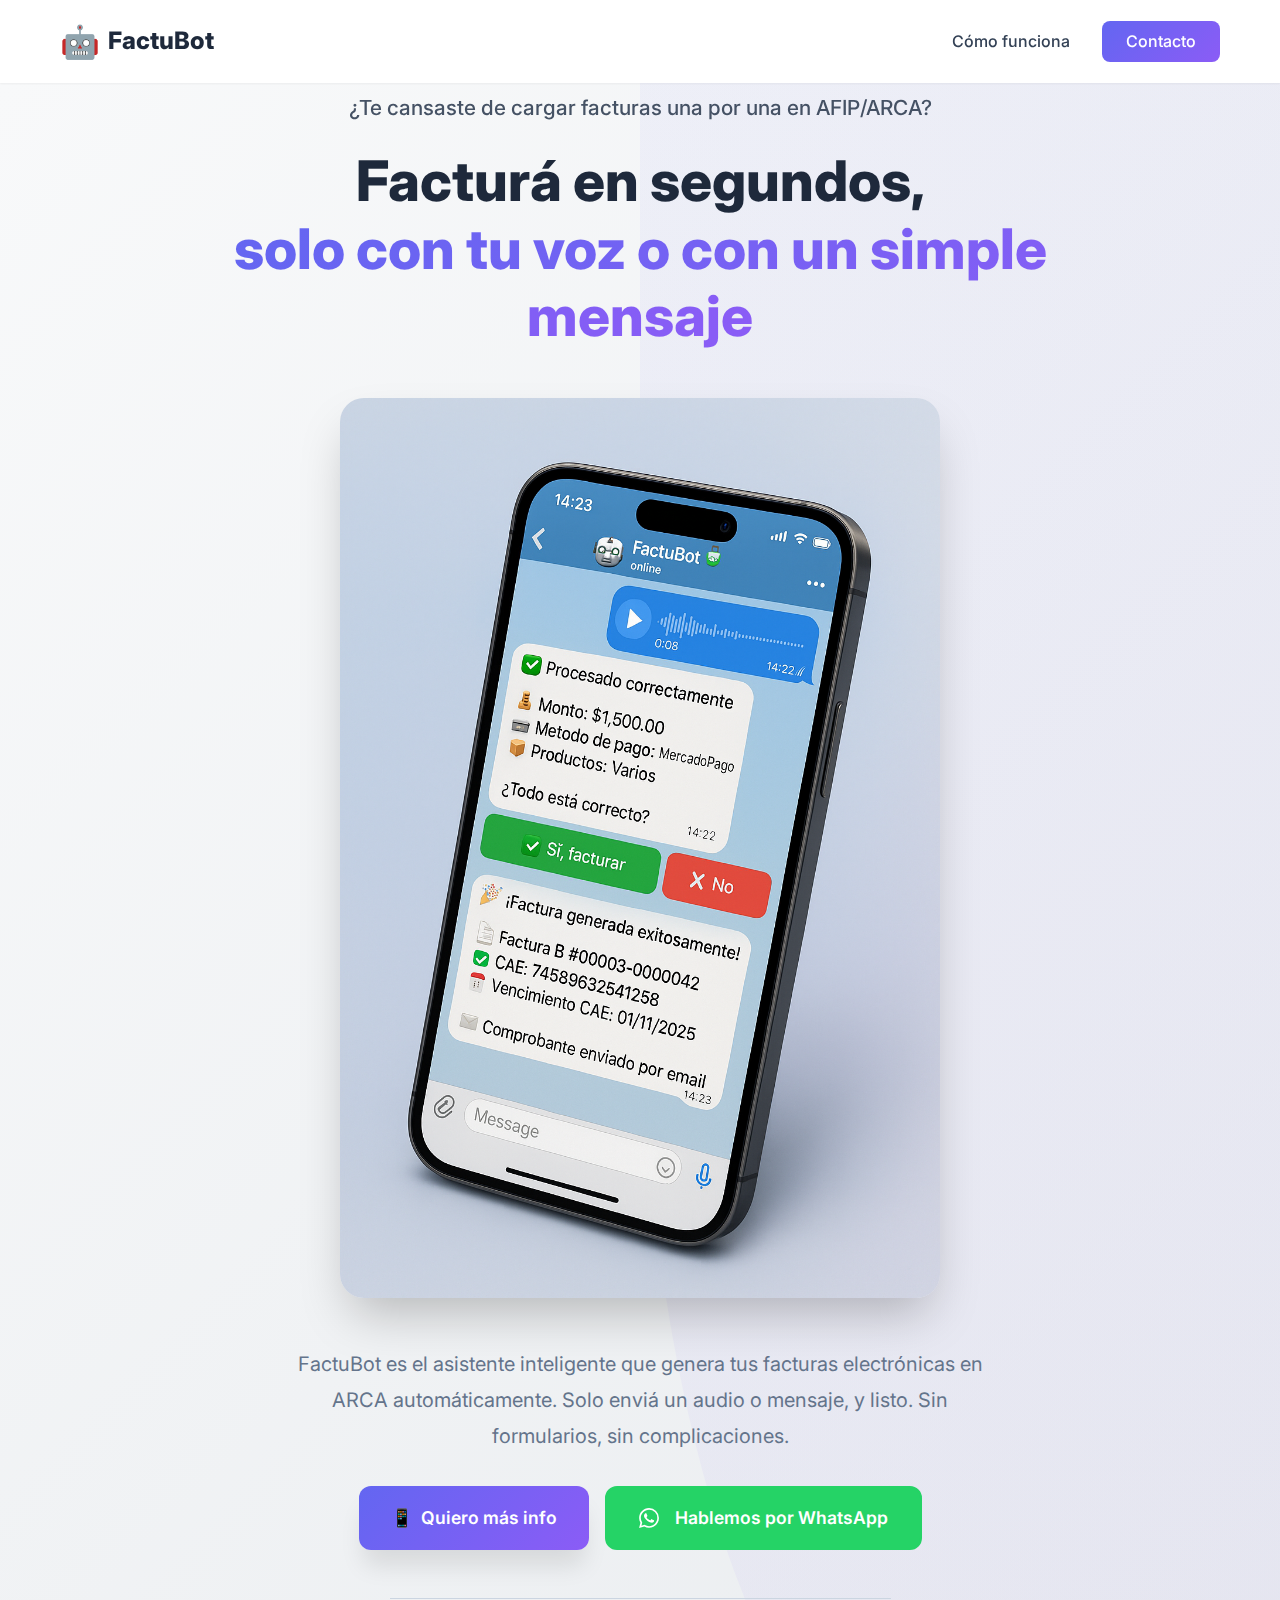
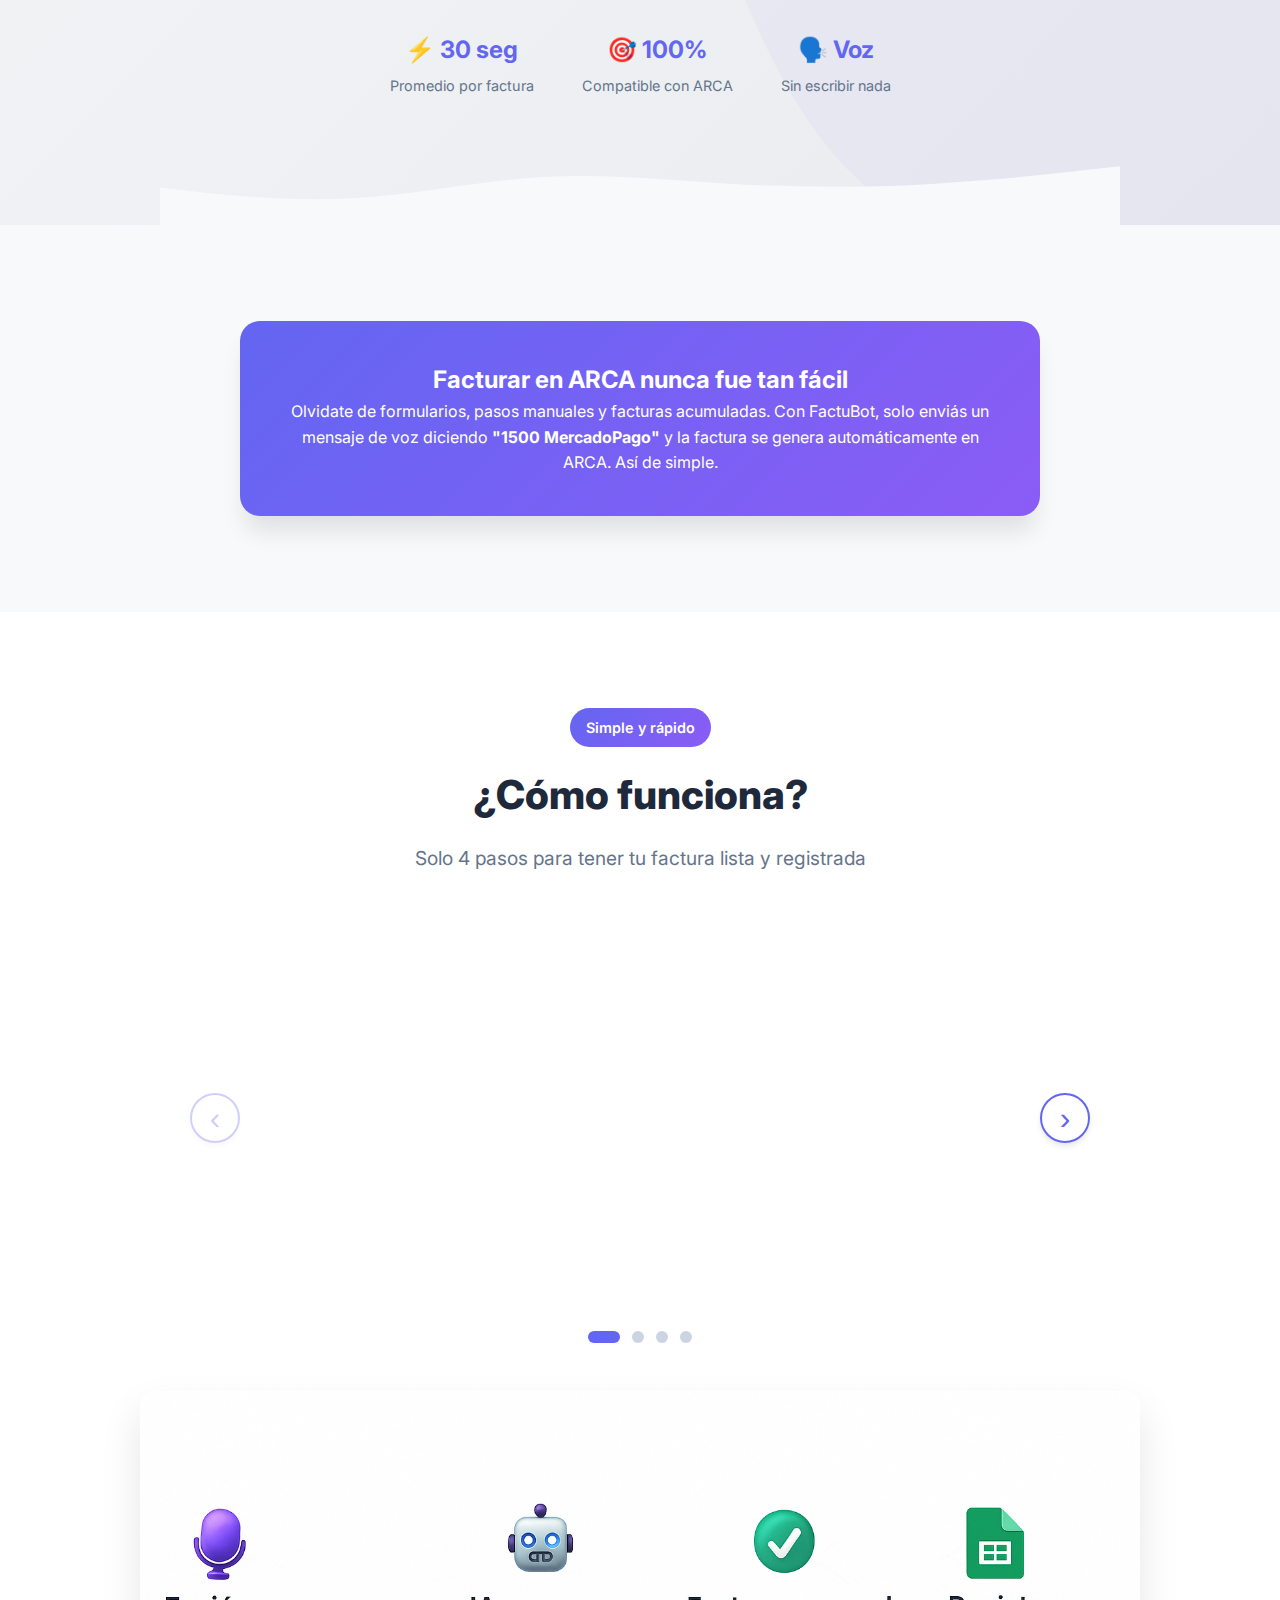
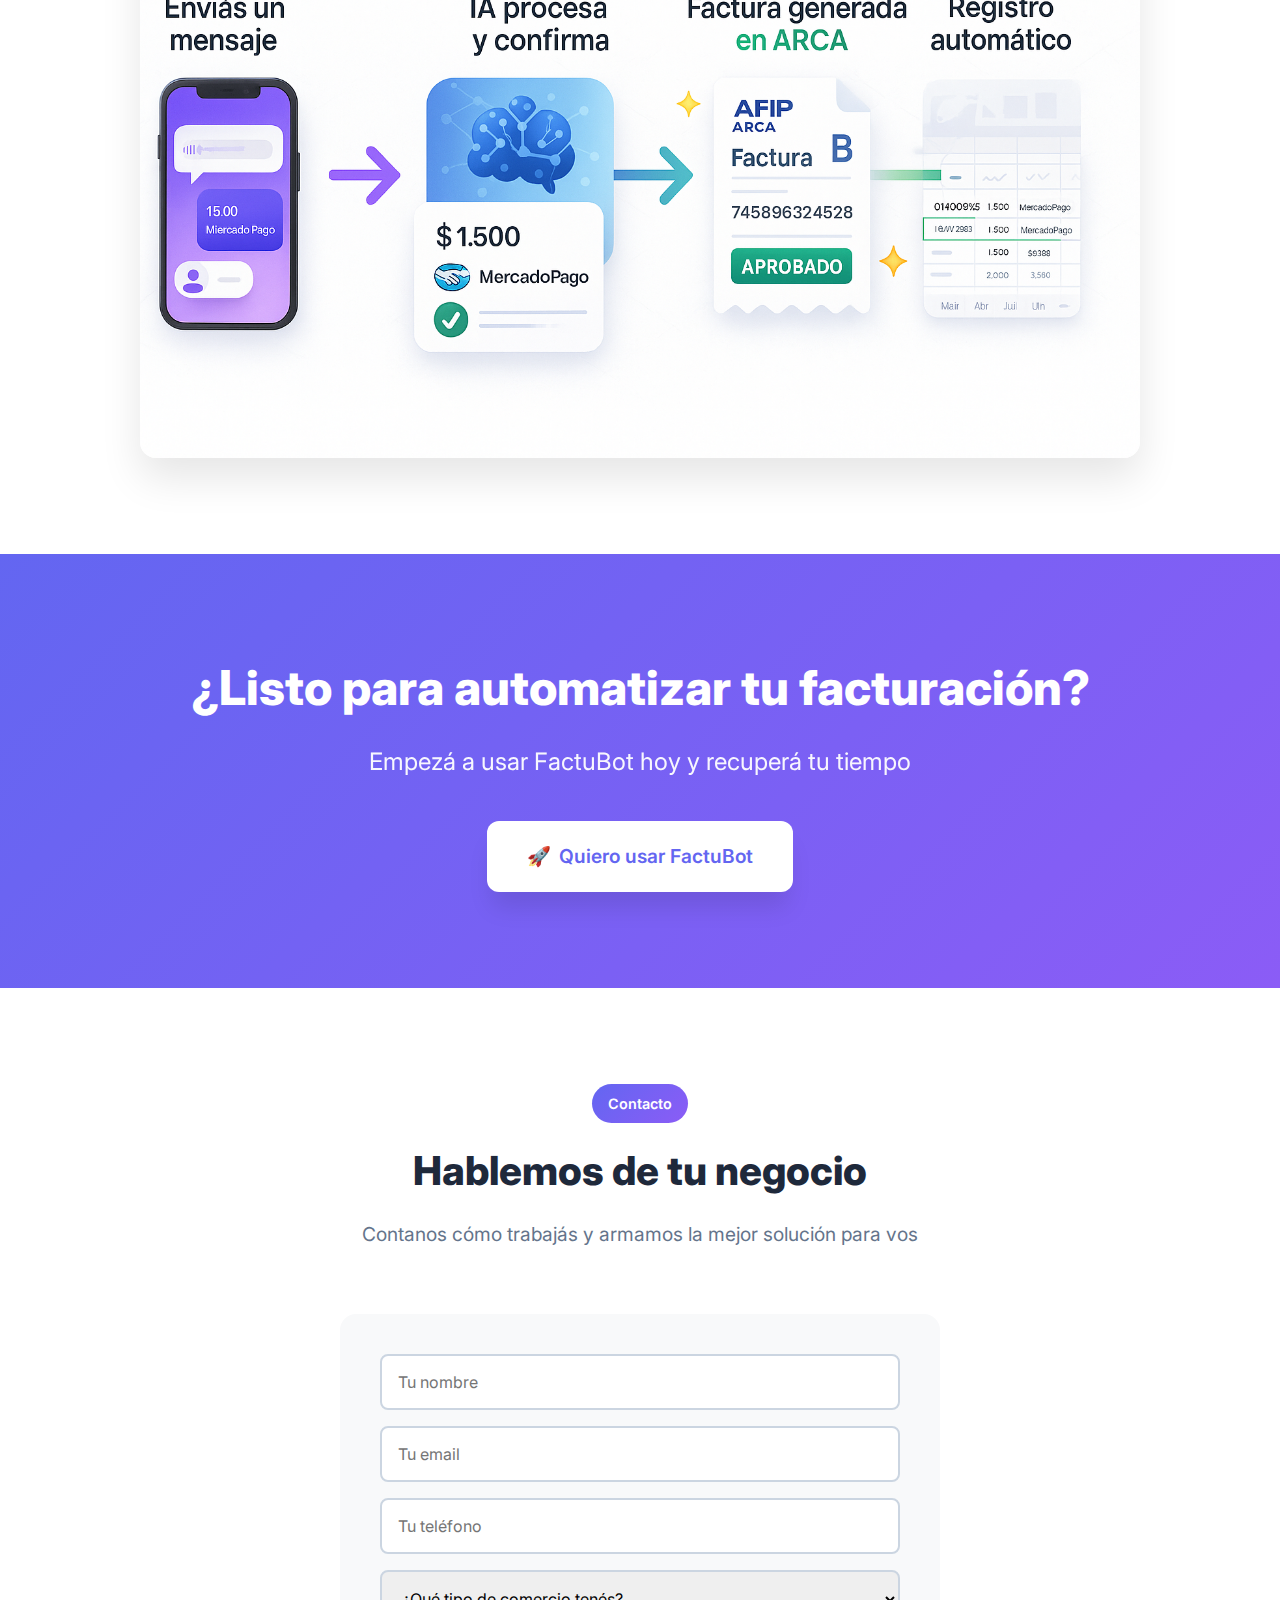
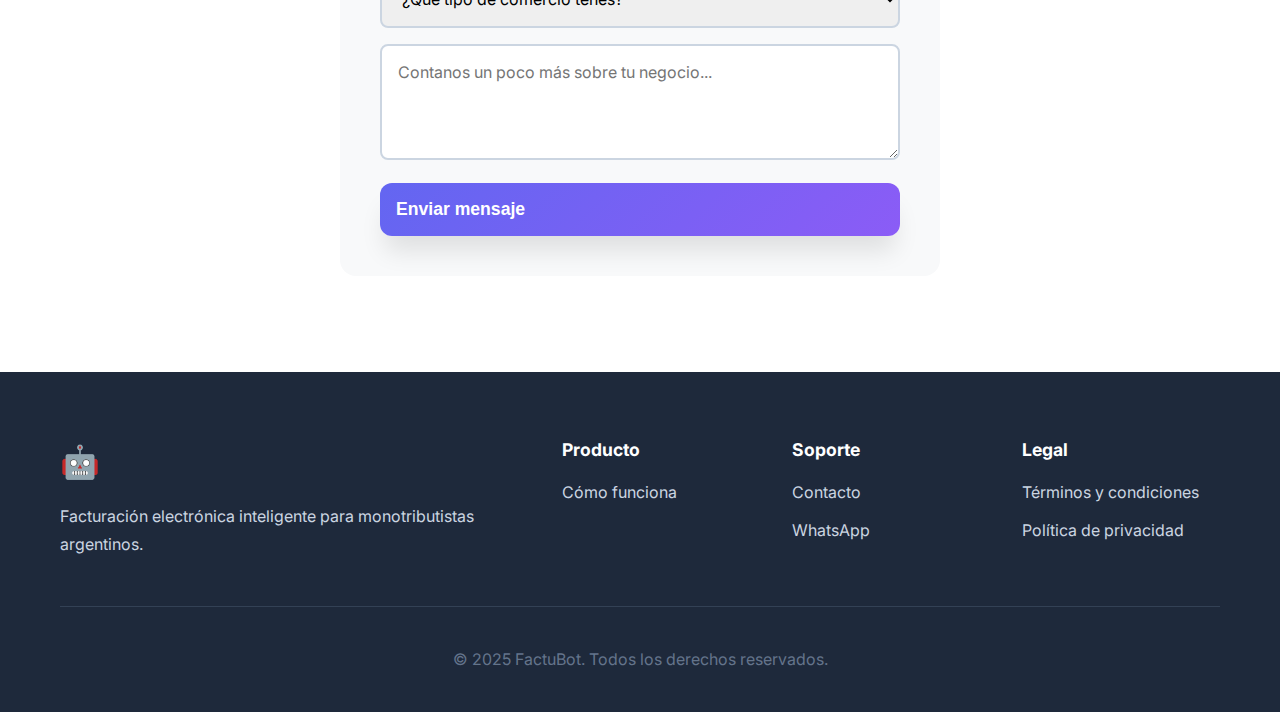
<file: index.html>
<!DOCTYPE html>
<html lang="es">
<head>
    <meta charset="UTF-8">
    <meta name="viewport" content="width=device-width, initial-scale=1.0">
    <title>FactuBot - Facturación Electrónica Inteligente para Monotributistas</title>
    <meta name="description" content="Generá facturas electrónicas en ARCA con solo un mensaje de voz. FactuBot automatiza tu facturación para que vos te dediques a vender.">
    <link rel="icon" type="image/svg+xml" href="/favicon.svg">
    <link rel="stylesheet" href="styles.css">
    <link rel="preconnect" href="https://fonts.googleapis.com">
    <link rel="preconnect" href="https://fonts.gstatic.com" crossorigin>
    <link href="https://fonts.googleapis.com/css2?family=Inter:wght@300;400;500;600;700;800&display=swap" rel="stylesheet">
</head>
<body>
    <!-- Header -->
    <header class="header">
        <div class="container">
            <div class="logo">
                <span class="logo-icon">🤖</span>
                <span class="logo-text">FactuBot</span>
            </div>
            <nav class="nav">
                <a href="#como-funciona">Cómo funciona</a>
                <a href="#contacto" class="btn-primary-small">Contacto</a>
            </nav>
        </div>
    </header>

    <!-- Hero Section -->
    <section class="hero">
        <div class="container">
            <div class="hero-content-new">
                <p class="hero-pretext">¿Te cansaste de cargar facturas una por una en AFIP/ARCA?</p>
                <h1 class="hero-title-center">
                    Facturá en segundos,<br>
                    <span class="gradient-text">solo con tu voz o con un simple mensaje</span>
                </h1>

                <div class="hero-mockup-center">
                    <img src="images/hero-mockup.png" alt="Chat de Telegram mostrando FactuBot generando facturas automáticamente" style="width: 100%; max-width: 600px; margin: 0 auto; display: block; border-radius: 24px; box-shadow: 0 25px 50px -12px rgba(0,0,0,0.25);">
                </div>

                <p class="hero-subtitle-center">
                    FactuBot es el asistente inteligente que genera tus facturas electrónicas en ARCA automáticamente.
                    Solo enviá un audio o mensaje, y listo. Sin formularios, sin complicaciones.
                </p>

                <div class="hero-cta">
                    <a href="#contacto" class="btn-primary">
                        <span>📱</span>
                        Quiero más info
                    </a>
                    <a href="https://wa.me/5491123237214?text=Hola,%20te%20consulto%20por%20el%20bot%20de%20facturación..." target="_blank" class="btn-whatsapp">
                        <svg width="20" height="20" viewBox="0 0 24 24" fill="currentColor" style="margin-right: 8px;">
                            <path d="M17.472 14.382c-.297-.149-1.758-.867-2.03-.967-.273-.099-.471-.148-.67.15-.197.297-.767.966-.94 1.164-.173.199-.347.223-.644.075-.297-.15-1.255-.463-2.39-1.475-.883-.788-1.48-1.761-1.653-2.059-.173-.297-.018-.458.13-.606.134-.133.298-.347.446-.52.149-.174.198-.298.298-.497.099-.198.05-.371-.025-.52-.075-.149-.669-1.612-.916-2.207-.242-.579-.487-.5-.669-.51-.173-.008-.371-.01-.57-.01-.198 0-.52.074-.792.372-.272.297-1.04 1.016-1.04 2.479 0 1.462 1.065 2.875 1.213 3.074.149.198 2.096 3.2 5.077 4.487.709.306 1.262.489 1.694.625.712.227 1.36.195 1.871.118.571-.085 1.758-.719 2.006-1.413.248-.694.248-1.289.173-1.413-.074-.124-.272-.198-.57-.347m-5.421 7.403h-.004a9.87 9.87 0 01-5.031-1.378l-.361-.214-3.741.982.998-3.648-.235-.374a9.86 9.86 0 01-1.51-5.26c.001-5.45 4.436-9.884 9.888-9.884 2.64 0 5.122 1.03 6.988 2.898a9.825 9.825 0 012.893 6.994c-.003 5.45-4.437 9.884-9.885 9.884m8.413-18.297A11.815 11.815 0 0012.05 0C5.495 0 .16 5.335.157 11.892c0 2.096.547 4.142 1.588 5.945L.057 24l6.305-1.654a11.882 11.882 0 005.683 1.448h.005c6.554 0 11.89-5.335 11.893-11.893a11.821 11.821 0 00-3.48-8.413Z"/>
                        </svg>
                        Hablemos por WhatsApp
                    </a>
                </div>

                <div class="hero-stats">
                    <div class="stat">
                        <span class="stat-number">⚡ 30 seg</span>
                        <span class="stat-label">Promedio por factura</span>
                    </div>
                    <div class="stat">
                        <span class="stat-number">🎯 100%</span>
                        <span class="stat-label">Compatible con ARCA</span>
                    </div>
                    <div class="stat">
                        <span class="stat-number">🗣️ Voz</span>
                        <span class="stat-label">Sin escribir nada</span>
                    </div>
                </div>
            </div>
        </div>
        <div class="hero-wave">
            <svg viewBox="0 0 1440 120" xmlns="http://www.w3.org/2000/svg">
                <path d="M0,64L48,69.3C96,75,192,85,288,80C384,75,480,53,576,48C672,43,768,53,864,58.7C960,64,1056,64,1152,58.7C1248,53,1344,43,1392,37.3L1440,32L1440,120L1392,120C1344,120,1248,120,1152,120C1056,120,960,120,864,120C768,120,672,120,576,120C480,120,384,120,288,120C192,120,96,120,48,120L0,120Z" fill="#f8f9fa"></path>
            </svg>
        </div>
    </section>

    <!-- Problema/Solución -->
    <section class="problem-solution">
        <div class="container">
            <div class="solution-banner-compact">
                <div class="solution-content">
                    <h2>Facturar en ARCA nunca fue tan fácil</h2>
                    <p>Olvidate de formularios, pasos manuales y facturas acumuladas. Con FactuBot, solo enviás un mensaje de voz diciendo <strong>"1500 MercadoPago"</strong> y la factura se genera automáticamente en ARCA. Así de simple.</p>
                </div>
            </div>
        </div>
    </section>

    <!-- Cómo funciona -->
    <section class="how-it-works" id="como-funciona">
        <div class="container">
            <div class="section-header">
                <span class="section-tag">Simple y rápido</span>
                <h2>¿Cómo funciona?</h2>
                <p>Solo 4 pasos para tener tu factura lista y registrada</p>
            </div>
            <div class="carousel-container">
                <button class="carousel-btn carousel-prev" aria-label="Paso anterior">‹</button>
                <div class="carousel-wrapper">
                    <div class="carousel-track">
                        <div class="carousel-slide step">
                            <div class="step-number">1</div>
                            <div class="step-content">
                                <h3>Enviás un mensaje o audio</h3>
                                <p>Por Telegram, le decís a FactuBot: <em>"Vendí 2300 con débito"</em> o <em>"1500 MercadoPago"</em>. Ni siquiera hace falta que digas qué vendiste.</p>
                                <div class="step-example">
                                    <span class="example-icon">🎤</span>
                                    <span class="example-text">"Mil quinientos MercadoPago"</span>
                                </div>
                            </div>
                        </div>
                        <div class="carousel-slide step">
                            <div class="step-number">2</div>
                            <div class="step-content">
                                <h3>FactuBot entiende y confirma</h3>
                                <p>La IA procesa tu mensaje, extrae el monto y método de pago, y te muestra un resumen para que confirmes que está todo bien.</p>
                                <div class="step-visual">
                                    <div class="bot-message">
                                        <strong>💰 $1,500.00</strong><br>
                                        💳 MercadoPago<br>
                                        <button class="mini-btn">✅ Sí, facturar</button>
                                    </div>
                                </div>
                            </div>
                        </div>
                        <div class="carousel-slide step">
                            <div class="step-number">3</div>
                            <div class="step-content">
                                <h3>Factura generada en ARCA</h3>
                                <p>FactuBot se conecta a ARCA, genera la factura electrónica oficial, y te devuelve el CAE y número de comprobante. Todo automático, todo legal.</p>
                                <div class="step-result">
                                    <span class="result-icon">✅</span>
                                    <span class="result-text">Factura generada<br><small>CAE: 74589632541258</small></span>
                                </div>
                            </div>
                        </div>
                        <div class="carousel-slide step">
                            <div class="step-number">4</div>
                            <div class="step-content">
                                <h3>Registro automático en Google Sheets</h3>
                                <p>Todas tus ventas se guardan automáticamente en Google Sheets, organizadas por mes. Tu contabilidad siempre al día, sin esfuerzo.</p>
                                <div class="step-result">
                                    <span class="result-icon">📊</span>
                                    <span class="result-text">Registrado<br><small>Google Sheets actualizado</small></span>
                                </div>
                            </div>
                        </div>
                    </div>
                </div>
                <button class="carousel-btn carousel-next" aria-label="Siguiente paso">›</button>
            </div>

            <div class="carousel-dots">
                <button class="carousel-dot active" data-slide="0" aria-label="Ir al paso 1"></button>
                <button class="carousel-dot" data-slide="1" aria-label="Ir al paso 2"></button>
                <button class="carousel-dot" data-slide="2" aria-label="Ir al paso 3"></button>
                <button class="carousel-dot" data-slide="3" aria-label="Ir al paso 4"></button>
            </div>

            <div class="process-infographic">
                <img src="images/process-infographic.png" alt="Infografía del proceso de facturación con FactuBot: mensaje, IA, factura ARCA, Google Sheets" style="width: 100%; max-width: 1000px; margin: 3rem auto 0; display: block; border-radius: 16px; box-shadow: 0 20px 40px rgba(0,0,0,0.1);">
            </div>
        </div>
    </section>

    <!-- CTA Final -->
    <section class="final-cta">
        <div class="container">
            <div class="cta-content">
                <h2>¿Listo para automatizar tu facturación?</h2>
                <p>Empezá a usar FactuBot hoy y recuperá tu tiempo</p>
                <div class="cta-buttons">
                    <a href="#contacto" class="btn-primary large">
                        <span>🚀</span>
                        Quiero usar FactuBot
                    </a>
                </div>
            </div>
        </div>
    </section>

    <!-- Contacto -->
    <section class="contact" id="contacto">
        <div class="container">
            <div class="section-header">
                <span class="section-tag">Contacto</span>
                <h2>Hablemos de tu negocio</h2>
                <p>Contanos cómo trabajás y armamos la mejor solución para vos</p>
            </div>
            <div class="contact-content">
                <div class="contact-form">
                    <form name="contacto-factubot" method="POST" action="/gracias.html" data-netlify="true" netlify-honeypot="bot-field">
                        <input type="hidden" name="form-name" value="contacto-factubot">
                        <p style="display: none;">
                            <label>No llenes esto si eres humano: <input name="bot-field" /></label>
                        </p>
                        <input type="text" name="nombre" placeholder="Tu nombre" required>
                        <input type="email" name="email" placeholder="Tu email" required>
                        <input type="tel" name="telefono" placeholder="Tu teléfono">
                        <select name="tipo_comercio" required>
                            <option value="">¿Qué tipo de comercio tenés?</option>
                            <option value="almacen">Almacén/Minimercado</option>
                            <option value="perfumeria">Perfumería</option>
                            <option value="bazar">Bazar/Librería</option>
                            <option value="indumentaria">Indumentaria</option>
                            <option value="otro">Otro</option>
                        </select>
                        <textarea name="mensaje" placeholder="Contanos un poco más sobre tu negocio..." rows="4"></textarea>
                        <button type="submit" class="btn-primary">Enviar mensaje</button>
                    </form>
                </div>
            </div>
        </div>
    </section>

    <!-- Footer -->
    <footer class="footer">
        <div class="container">
            <div class="footer-content">
                <div class="footer-brand">
                    <div class="logo">
                        <span class="logo-icon">🤖</span>
                        <span class="logo-text">FactuBot</span>
                    </div>
                    <p>Facturación electrónica inteligente para monotributistas argentinos.</p>
                </div>
                <div class="footer-links">
                    <div class="footer-column">
                        <h4>Producto</h4>
                        <a href="#como-funciona">Cómo funciona</a>
                    </div>
                    <div class="footer-column">
                        <h4>Soporte</h4>
                        <a href="#contacto">Contacto</a>
                        <a href="https://wa.me/5491123237214?text=Hola,%20te%20consulto%20por%20el%20bot%20de%20facturación...">WhatsApp</a>
                    </div>
                    <div class="footer-column">
                        <h4>Legal</h4>
                        <a href="#">Términos y condiciones</a>
                        <a href="#">Política de privacidad</a>
                    </div>
                </div>
            </div>
            <div class="footer-bottom">
                <p>&copy; 2025 FactuBot. Todos los derechos reservados.</p>
            </div>
        </div>
    </footer>

    <!-- Scripts -->
    <script src="script.js"></script>
</body>
</html>
</file>
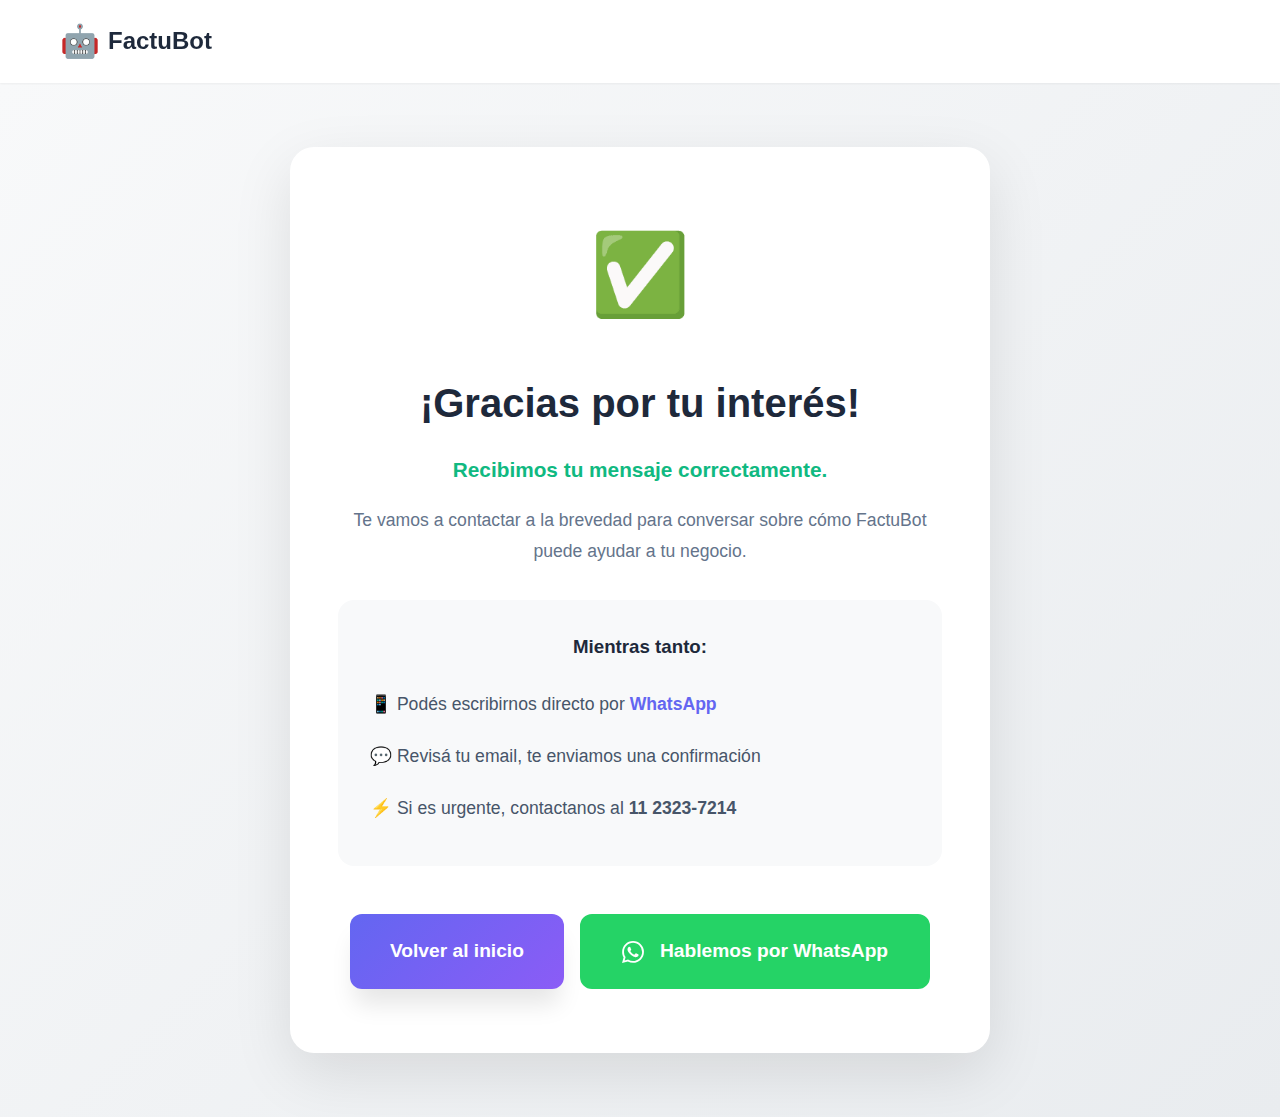
<file: gracias.html>
<!DOCTYPE html>
<html lang="es">
<head>
    <meta charset="UTF-8">
    <meta name="viewport" content="width=device-width, initial-scale=1.0">
    <title>¡Gracias! - FactuBot</title>
    <link rel="icon" type="image/svg+xml" href="/favicon.svg">
    <link rel="stylesheet" href="styles.css">
</head>
<body>
    <!-- Header -->
    <header class="header">
        <div class="container">
            <div class="logo">
                <span class="logo-icon">🤖</span>
                <span class="logo-text">FactuBot</span>
            </div>
        </div>
    </header>

    <!-- Success Message -->
    <section class="thank-you-section">
        <div class="container">
            <div class="thank-you-content">
                <div class="success-icon">✅</div>
                <h1>¡Gracias por tu interés!</h1>
                <p class="lead">Recibimos tu mensaje correctamente.</p>
                <p>Te vamos a contactar a la brevedad para conversar sobre cómo FactuBot puede ayudar a tu negocio.</p>

                <div class="next-steps">
                    <h3>Mientras tanto:</h3>
                    <ul>
                        <li>📱 Podés escribirnos directo por <a href="https://wa.me/5491123237214?text=Hola,%20te%20consulto%20por%20el%20bot%20de%20facturación..." target="_blank">WhatsApp</a></li>
                        <li>💬 Revisá tu email, te enviamos una confirmación</li>
                        <li>⚡ Si es urgente, contactanos al <strong>11 2323-7214</strong></li>
                    </ul>
                </div>

                <div class="cta-buttons" style="margin-top: 3rem;">
                    <a href="/" class="btn-primary large">
                        Volver al inicio
                    </a>
                    <a href="https://wa.me/5491123237214?text=Hola,%20te%20consulto%20por%20el%20bot%20de%20facturación..." target="_blank" class="btn-whatsapp large">
                        <svg width="22" height="22" viewBox="0 0 24 24" fill="currentColor" style="margin-right: 8px;">
                            <path d="M17.472 14.382c-.297-.149-1.758-.867-2.03-.967-.273-.099-.471-.148-.67.15-.197.297-.767.966-.94 1.164-.173.199-.347.223-.644.075-.297-.15-1.255-.463-2.39-1.475-.883-.788-1.48-1.761-1.653-2.059-.173-.297-.018-.458.13-.606.134-.133.298-.347.446-.52.149-.174.198-.298.298-.497.099-.198.05-.371-.025-.52-.075-.149-.669-1.612-.916-2.207-.242-.579-.487-.5-.669-.51-.173-.008-.371-.01-.57-.01-.198 0-.52.074-.792.372-.272.297-1.04 1.016-1.04 2.479 0 1.462 1.065 2.875 1.213 3.074.149.198 2.096 3.2 5.077 4.487.709.306 1.262.489 1.694.625.712.227 1.36.195 1.871.118.571-.085 1.758-.719 2.006-1.413.248-.694.248-1.289.173-1.413-.074-.124-.272-.198-.57-.347m-5.421 7.403h-.004a9.87 9.87 0 01-5.031-1.378l-.361-.214-3.741.982.998-3.648-.235-.374a9.86 9.86 0 01-1.51-5.26c.001-5.45 4.436-9.884 9.888-9.884 2.64 0 5.122 1.03 6.988 2.898a9.825 9.825 0 012.893 6.994c-.003 5.45-4.437 9.884-9.885 9.884m8.413-18.297A11.815 11.815 0 0012.05 0C5.495 0 .16 5.335.157 11.892c0 2.096.547 4.142 1.588 5.945L.057 24l6.305-1.654a11.882 11.882 0 005.683 1.448h.005c6.554 0 11.89-5.335 11.893-11.893a11.821 11.821 0 00-3.48-8.413Z"/>
                        </svg>
                        Hablemos por WhatsApp
                    </a>
                </div>
            </div>
        </div>
    </section>

    <style>
        .thank-you-section {
            min-height: calc(100vh - 80px);
            display: flex;
            align-items: center;
            justify-content: center;
            padding: 4rem 0;
            background: linear-gradient(135deg, #f8f9fa 0%, #e9ecef 100%);
        }

        .thank-you-content {
            text-align: center;
            max-width: 700px;
            background: white;
            padding: 4rem 3rem;
            border-radius: 24px;
            box-shadow: 0 20px 60px rgba(0,0,0,0.1);
        }

        .success-icon {
            font-size: 5rem;
            margin-bottom: 2rem;
            animation: scaleIn 0.5s ease-out;
        }

        @keyframes scaleIn {
            from {
                transform: scale(0);
            }
            to {
                transform: scale(1);
            }
        }

        .thank-you-content h1 {
            font-size: 2.5rem;
            color: #1e293b;
            margin-bottom: 1rem;
        }

        .thank-you-content .lead {
            font-size: 1.3rem;
            color: #10b981;
            font-weight: 600;
            margin-bottom: 1rem;
        }

        .thank-you-content p {
            font-size: 1.1rem;
            color: #64748b;
            line-height: 1.8;
            margin-bottom: 2rem;
        }

        .next-steps {
            background: #f8f9fa;
            padding: 2rem;
            border-radius: 16px;
            margin: 2rem 0;
            text-align: left;
        }

        .next-steps h3 {
            color: #1e293b;
            margin-bottom: 1rem;
            text-align: center;
        }

        .next-steps ul {
            list-style: none;
            padding: 0;
        }

        .next-steps li {
            padding: 0.75rem 0;
            font-size: 1.1rem;
            color: #475569;
        }

        .next-steps a {
            color: #6366f1;
            text-decoration: none;
            font-weight: 600;
        }

        .next-steps a:hover {
            text-decoration: underline;
        }

        @media (max-width: 768px) {
            .thank-you-content {
                padding: 2rem 1.5rem;
            }

            .thank-you-content h1 {
                font-size: 2rem;
            }

            .success-icon {
                font-size: 4rem;
            }
        }
    </style>
</body>
</html>
</file>
<file: styles.css>
/* ============================================
   Variables y Reset
   ============================================ */
:root {
    --primary: #6366f1;
    --primary-dark: #4f46e5;
    --primary-light: #818cf8;
    --secondary: #10b981;
    --accent: #f59e0b;
    --dark: #1e293b;
    --dark-light: #334155;
    --gray: #64748b;
    --gray-light: #cbd5e1;
    --bg: #ffffff;
    --bg-alt: #f8f9fa;
    --gradient: linear-gradient(135deg, #6366f1 0%, #8b5cf6 100%);
    --shadow-sm: 0 1px 2px 0 rgba(0, 0, 0, 0.05);
    --shadow: 0 4px 6px -1px rgba(0, 0, 0, 0.1);
    --shadow-lg: 0 20px 25px -5px rgba(0, 0, 0, 0.1);
    --shadow-xl: 0 25px 50px -12px rgba(0, 0, 0, 0.25);
}

* {
    margin: 0;
    padding: 0;
    box-sizing: border-box;
}

html {
    scroll-behavior: smooth;
}

body {
    font-family: 'Inter', -apple-system, BlinkMacSystemFont, 'Segoe UI', sans-serif;
    line-height: 1.6;
    color: var(--dark);
    background: var(--bg);
}

.container {
    max-width: 1200px;
    margin: 0 auto;
    padding: 0 20px;
}

/* ============================================
   Header
   ============================================ */
.header {
    position: sticky;
    top: 0;
    background: rgba(255, 255, 255, 0.95);
    backdrop-filter: blur(10px);
    box-shadow: var(--shadow-sm);
    z-index: 1000;
    padding: 1rem 0;
}

.header .container {
    display: flex;
    justify-content: space-between;
    align-items: center;
}

.logo {
    display: flex;
    align-items: center;
    gap: 0.5rem;
    font-size: 1.5rem;
    font-weight: 800;
    color: var(--dark);
    text-decoration: none;
}

.logo-icon {
    font-size: 2rem;
}

.nav {
    display: flex;
    gap: 2rem;
    align-items: center;
}

.nav a {
    color: var(--dark-light);
    text-decoration: none;
    font-weight: 500;
    transition: color 0.3s;
}

.nav a:hover {
    color: var(--primary);
}

.btn-primary-small {
    background: var(--gradient);
    color: white !important;
    padding: 0.5rem 1.5rem;
    border-radius: 8px;
    transition: transform 0.3s, box-shadow 0.3s;
}

.btn-primary-small:hover {
    transform: translateY(-2px);
    box-shadow: var(--shadow-lg);
}

/* ============================================
   Hero Section
   ============================================ */
.hero {
    background: linear-gradient(135deg, #f8f9fa 0%, #e9ecef 100%);
    padding: 0.5rem 0 8rem;
    position: relative;
    overflow: hidden;
}

.hero::before {
    content: '';
    position: absolute;
    top: 0;
    right: 0;
    width: 50%;
    height: 100%;
    background: linear-gradient(135deg, rgba(99, 102, 241, 0.05) 0%, rgba(139, 92, 246, 0.05) 100%);
    border-radius: 0 0 0 50%;
}

.hero-content {
    display: grid;
    grid-template-columns: 1fr 1fr;
    gap: 4rem;
    align-items: center;
    position: relative;
    z-index: 1;
}

.hero-title {
    font-size: 3.5rem;
    font-weight: 800;
    line-height: 1.2;
    margin-bottom: 1.5rem;
    color: var(--dark);
}

.gradient-text {
    background: var(--gradient);
    -webkit-background-clip: text;
    -webkit-text-fill-color: transparent;
    background-clip: text;
}

.hero-subtitle {
    font-size: 1.25rem;
    color: var(--gray);
    margin-bottom: 2rem;
    line-height: 1.8;
}

.hero-cta {
    display: flex;
    gap: 1rem;
    margin-bottom: 3rem;
    flex-wrap: wrap;
}

.btn-primary, .btn-secondary {
    display: inline-flex;
    align-items: center;
    gap: 0.5rem;
    padding: 1rem 2rem;
    border-radius: 12px;
    font-weight: 600;
    text-decoration: none;
    transition: all 0.3s;
    font-size: 1.1rem;
}

.btn-primary {
    background: var(--gradient);
    color: white;
    box-shadow: var(--shadow-lg);
}

.btn-primary:hover {
    transform: translateY(-3px);
    box-shadow: var(--shadow-xl);
}

.btn-secondary {
    background: white;
    color: var(--primary);
    border: 2px solid var(--primary);
}

.btn-secondary:hover {
    background: var(--primary);
    color: white;
    transform: translateY(-3px);
    box-shadow: var(--shadow-lg);
}

.btn-whatsapp {
    display: inline-flex;
    align-items: center;
    justify-content: center;
    gap: 0.5rem;
    padding: 1rem 2rem;
    border-radius: 12px;
    font-weight: 600;
    text-decoration: none;
    transition: all 0.3s;
    font-size: 1.1rem;
    background: #25D366;
    color: white;
    border: 2px solid #25D366;
}

.btn-whatsapp:hover {
    background: #20BA5A;
    border-color: #20BA5A;
    transform: translateY(-3px);
    box-shadow: 0 10px 25px rgba(37, 211, 102, 0.3);
}

.btn-primary.large, .btn-secondary.large, .btn-whatsapp.large {
    padding: 1.25rem 2.5rem;
    font-size: 1.2rem;
}

.hero-stats {
    display: flex;
    gap: 3rem;
    padding-top: 2rem;
    border-top: 1px solid var(--gray-light);
}

.stat {
    display: flex;
    flex-direction: column;
    gap: 0.25rem;
}

.stat-number {
    font-size: 1.5rem;
    font-weight: 700;
    color: var(--primary);
}

.stat-label {
    font-size: 0.9rem;
    color: var(--gray);
}

.hero-image {
    display: flex;
    justify-content: center;
    align-items: center;
}

.mockup-placeholder {
    width: 100%;
    max-width: 400px;
    aspect-ratio: 9/16;
    background: linear-gradient(135deg, #e9ecef 0%, #dee2e6 100%);
    border-radius: 24px;
    display: flex;
    align-items: center;
    justify-content: center;
    box-shadow: var(--shadow-xl);
    border: 8px solid #1e293b;
}

.placeholder-text {
    text-align: center;
    padding: 2rem;
    color: var(--gray);
}

.placeholder-text span {
    font-size: 4rem;
    display: block;
    margin-bottom: 1rem;
}

.placeholder-text p {
    font-weight: 600;
    font-size: 1.1rem;
    margin-bottom: 0.5rem;
}

.placeholder-text small {
    font-size: 0.9rem;
    color: var(--gray);
}

.hero-wave {
    position: absolute;
    bottom: 0;
    left: 0;
    width: 100%;
}

.hero-wave svg {
    display: block;
    width: 100%;
    height: 80px;
}

/* New centered hero layout */
.hero-content-new {
    display: flex;
    flex-direction: column;
    align-items: center;
    text-align: center;
    position: relative;
    z-index: 1;
    max-width: 900px;
    margin: 0 auto;
}

.hero-pretext {
    font-size: 1.3rem;
    font-weight: 500;
    color: var(--dark-light);
    margin-bottom: 1.5rem;
    opacity: 0.9;
}

.hero-title-center {
    font-size: 3.5rem;
    font-weight: 800;
    line-height: 1.2;
    margin-bottom: 3rem;
    color: var(--dark);
}

.hero-mockup-center {
    width: 100%;
    margin-bottom: 3rem;
}

.hero-subtitle-center {
    font-size: 1.25rem;
    color: var(--gray);
    margin-bottom: 2rem;
    line-height: 1.8;
    max-width: 700px;
}

.hero-content-new .hero-cta {
    justify-content: center;
}

.hero-content-new .hero-stats {
    justify-content: center;
}

/* ============================================
   Problem/Solution Section
   ============================================ */
.problem-solution {
    padding: 6rem 0;
    background: var(--bg-alt);
}

.section-header {
    text-align: center;
    margin-bottom: 4rem;
}

.section-tag {
    display: inline-block;
    background: var(--gradient);
    color: white;
    padding: 0.5rem 1rem;
    border-radius: 20px;
    font-size: 0.9rem;
    font-weight: 600;
    margin-bottom: 1rem;
}

.section-header h2 {
    font-size: 2.5rem;
    font-weight: 800;
    margin-bottom: 1rem;
    color: var(--dark);
}

.section-header p {
    font-size: 1.2rem;
    color: var(--gray);
}

.problems-grid {
    display: grid;
    grid-template-columns: repeat(auto-fit, minmax(300px, 1fr));
    gap: 2rem;
    margin-bottom: 4rem;
}

.problem-card {
    background: white;
    padding: 2rem;
    border-radius: 16px;
    box-shadow: var(--shadow);
    text-align: center;
    transition: transform 0.3s;
}

.problem-card:hover {
    transform: translateY(-5px);
    box-shadow: var(--shadow-lg);
}

.problem-icon {
    font-size: 3rem;
    display: block;
    margin-bottom: 1rem;
}

.problem-card h3 {
    font-size: 1.5rem;
    font-weight: 700;
    margin-bottom: 1rem;
    color: var(--dark);
}

.problem-card p {
    color: var(--gray);
    line-height: 1.7;
}

.solution-banner {
    background: var(--gradient);
    color: white;
    padding: 3rem;
    border-radius: 20px;
    text-align: center;
    box-shadow: var(--shadow-xl);
}

.solution-banner-compact {
    background: var(--gradient);
    color: white;
    padding: 2.5rem 3rem;
    border-radius: 20px;
    text-align: center;
    box-shadow: var(--shadow-lg);
    max-width: 800px;
    margin: 0 auto;
}

.solution-banner h2 {
    font-size: 2rem;
    font-weight: 700;
    margin-bottom: 1rem;
}

.solution-banner p {
    font-size: 1.2rem;
    opacity: 0.95;
}

/* ============================================
   How It Works Section
   ============================================ */
.how-it-works {
    padding: 6rem 0;
    background: white;
}

.steps {
    display: flex;
    flex-direction: column;
    gap: 3rem;
}

.step {
    display: grid;
    grid-template-columns: 80px 1fr;
    gap: 2rem;
    align-items: start;
}

.step-number {
    width: 80px;
    height: 80px;
    background: var(--gradient);
    color: white;
    border-radius: 50%;
    display: flex;
    align-items: center;
    justify-content: center;
    font-size: 2rem;
    font-weight: 800;
    box-shadow: var(--shadow-lg);
}

.step-content h3 {
    font-size: 1.8rem;
    font-weight: 700;
    margin-bottom: 1rem;
    color: var(--dark);
}

.step-content p {
    font-size: 1.1rem;
    color: var(--gray);
    line-height: 1.8;
    margin-bottom: 1.5rem;
}

.step-example {
    background: #f0fdf4;
    border-left: 4px solid var(--secondary);
    padding: 1rem 1.5rem;
    border-radius: 8px;
    display: flex;
    align-items: center;
    gap: 1rem;
}

.example-icon {
    font-size: 2rem;
}

.example-text {
    font-style: italic;
    color: var(--dark-light);
    font-size: 1.1rem;
}

.step-visual {
    background: var(--bg-alt);
    padding: 1.5rem;
    border-radius: 12px;
}

.bot-message {
    background: white;
    padding: 1.5rem;
    border-radius: 12px;
    box-shadow: var(--shadow);
    line-height: 1.8;
}

.mini-btn {
    background: var(--secondary);
    color: white;
    border: none;
    padding: 0.5rem 1rem;
    border-radius: 8px;
    font-weight: 600;
    margin-top: 0.5rem;
    cursor: pointer;
}

.step-result {
    background: #f0fdf4;
    padding: 1.5rem;
    border-radius: 12px;
    display: flex;
    align-items: center;
    gap: 1rem;
}

.result-icon {
    font-size: 2.5rem;
}

.result-text {
    font-weight: 600;
    color: var(--dark);
}

.result-text small {
    display: block;
    color: var(--gray);
    font-weight: 400;
    margin-top: 0.25rem;
}

/* ============================================
   Carousel Styles
   ============================================ */
.carousel-container {
    position: relative;
    max-width: 900px;
    margin: 0 auto;
    padding: 0 60px;
}

.carousel-wrapper {
    overflow: hidden;
    border-radius: 20px;
}

.carousel-track {
    display: flex;
    transition: transform 0.5s cubic-bezier(0.4, 0, 0.2, 1);
}

.carousel-slide {
    min-width: 100%;
    padding: 2rem;
}

/* Compact layout for carousel slides */
.carousel-slide.step {
    display: flex;
    align-items: flex-start;
    gap: 1rem;
}

.carousel-slide .step-number {
    width: 50px;
    height: 50px;
    font-size: 1.5rem;
    flex-shrink: 0;
}

.carousel-slide .step-content {
    flex: 1;
}

.carousel-slide .step-content h3 {
    font-size: 1.5rem;
    margin-bottom: 0.75rem;
    margin-top: 0;
}

.carousel-slide .step-content p {
    font-size: 1rem;
    margin-bottom: 1rem;
}

.carousel-slide .step-example {
    padding: 0.75rem 1rem;
    margin-top: 1rem;
}

.carousel-slide .example-icon {
    font-size: 1.5rem;
}

.carousel-slide .example-text {
    font-size: 0.95rem;
}

.carousel-slide .step-visual,
.carousel-slide .step-result {
    margin-top: 1rem;
}

.carousel-slide .bot-message {
    padding: 1rem;
    font-size: 0.95rem;
}

.carousel-slide .result-icon {
    font-size: 2rem;
}

.carousel-slide .result-text {
    font-size: 0.95rem;
}

.carousel-btn {
    position: absolute;
    top: 50%;
    transform: translateY(-50%);
    background: white;
    border: 2px solid var(--primary);
    color: var(--primary);
    width: 50px;
    height: 50px;
    border-radius: 50%;
    font-size: 2rem;
    line-height: 1;
    cursor: pointer;
    transition: all 0.3s;
    z-index: 10;
    display: flex;
    align-items: center;
    justify-content: center;
    box-shadow: var(--shadow);
}

.carousel-btn:hover {
    background: var(--primary);
    color: white;
    box-shadow: var(--shadow-lg);
}

.carousel-btn:disabled {
    opacity: 0.3;
    cursor: not-allowed;
}

.carousel-prev {
    left: 0;
}

.carousel-next {
    right: 0;
}

.carousel-dots {
    display: flex;
    justify-content: center;
    gap: 12px;
    margin-top: 2rem;
}

.carousel-dot {
    width: 12px;
    height: 12px;
    border-radius: 50%;
    background: var(--gray-light);
    border: none;
    cursor: pointer;
    transition: all 0.3s;
    padding: 0;
}

.carousel-dot:hover {
    background: var(--primary);
    opacity: 0.7;
}

.carousel-dot.active {
    background: var(--primary);
    width: 32px;
    border-radius: 6px;
}

/* ============================================
   Features Section
   ============================================ */
.features {
    padding: 6rem 0;
    background: var(--bg-alt);
}

.features-grid {
    display: grid;
    grid-template-columns: repeat(auto-fit, minmax(300px, 1fr));
    gap: 2rem;
}

.feature-card {
    background: white;
    padding: 2.5rem;
    border-radius: 16px;
    box-shadow: var(--shadow);
    transition: all 0.3s;
}

.feature-card:hover {
    transform: translateY(-8px);
    box-shadow: var(--shadow-xl);
}

.feature-icon {
    font-size: 3rem;
    display: block;
    margin-bottom: 1rem;
}

.feature-card h3 {
    font-size: 1.5rem;
    font-weight: 700;
    margin-bottom: 1rem;
    color: var(--dark);
}

.feature-card p {
    color: var(--gray);
    line-height: 1.7;
}

/* ============================================
   Future Section
   ============================================ */
.future {
    padding: 6rem 0;
    background: white;
}

.future-content {
    display: grid;
    grid-template-columns: 1fr 1fr;
    gap: 4rem;
    align-items: center;
}

.future-list {
    list-style: none;
    margin-top: 2rem;
}

.future-list li {
    display: flex;
    align-items: center;
    gap: 1rem;
    padding: 1rem 0;
    font-size: 1.1rem;
    color: var(--dark-light);
}

.future-list li span {
    font-size: 1.5rem;
    flex-shrink: 0;
}

.future-image .mockup-placeholder {
    max-width: 600px;
    aspect-ratio: 16/10;
    border-radius: 16px;
}

/* ============================================
   Benefits Section
   ============================================ */
.benefits {
    padding: 6rem 0;
    background: var(--bg-alt);
}

.comparison {
    display: grid;
    grid-template-columns: 1fr auto 1fr;
    gap: 2rem;
    margin-top: 3rem;
    align-items: start;
}

.comparison-column {
    background: white;
    padding: 2rem;
    border-radius: 16px;
    box-shadow: var(--shadow);
}

.comparison-title {
    font-size: 1.5rem;
    margin-bottom: 2rem;
    padding-bottom: 1rem;
    border-bottom: 2px solid var(--gray-light);
}

.comparison-title.old {
    color: #dc2626;
}

.comparison-title.new {
    color: var(--secondary);
}

.comparison-item {
    padding: 1.5rem 0;
    border-bottom: 1px solid var(--gray-light);
}

.comparison-item:last-child {
    border-bottom: none;
}

.comparison-item .time {
    display: block;
    font-weight: 700;
    font-size: 1.2rem;
    margin-bottom: 0.5rem;
    color: var(--dark);
}

.comparison-item p {
    color: var(--gray);
    line-height: 1.6;
}

.comparison-divider {
    display: flex;
    align-items: center;
    justify-content: center;
}

.vs {
    width: 60px;
    height: 60px;
    background: var(--gradient);
    color: white;
    border-radius: 50%;
    display: flex;
    align-items: center;
    justify-content: center;
    font-weight: 800;
    font-size: 1.2rem;
    box-shadow: var(--shadow-lg);
}

.time-saved {
    background: linear-gradient(135deg, #10b981 0%, #059669 100%);
    color: white;
    padding: 2.5rem;
    border-radius: 16px;
    text-align: center;
    margin-top: 3rem;
    box-shadow: var(--shadow-xl);
}

.time-saved h3 {
    font-size: 1.8rem;
    margin-bottom: 1rem;
}

.time-saved p {
    font-size: 1.2rem;
    opacity: 0.95;
}

/* ============================================
   Pricing Section
   ============================================ */
.pricing {
    padding: 6rem 0;
    background: white;
}

.pricing-grid {
    display: grid;
    grid-template-columns: repeat(auto-fit, minmax(300px, 1fr));
    gap: 2rem;
    margin-bottom: 2rem;
}

.pricing-card {
    background: white;
    border: 2px solid var(--gray-light);
    border-radius: 20px;
    padding: 2.5rem;
    position: relative;
    transition: all 0.3s;
}

.pricing-card:hover {
    transform: translateY(-8px);
    box-shadow: var(--shadow-xl);
}

.pricing-card.featured {
    border-color: var(--primary);
    box-shadow: var(--shadow-xl);
    transform: scale(1.05);
}

.pricing-badge {
    position: absolute;
    top: -12px;
    left: 50%;
    transform: translateX(-50%);
    background: var(--gradient);
    color: white;
    padding: 0.5rem 1.5rem;
    border-radius: 20px;
    font-weight: 600;
    font-size: 0.9rem;
}

.pricing-header {
    text-align: center;
    margin-bottom: 2rem;
}

.pricing-icon {
    font-size: 3rem;
    display: block;
    margin-bottom: 1rem;
}

.pricing-header h3 {
    font-size: 1.8rem;
    font-weight: 700;
    margin-bottom: 0.5rem;
    color: var(--dark);
}

.pricing-description {
    color: var(--gray);
}

.pricing-price {
    text-align: center;
    margin-bottom: 2rem;
    padding-bottom: 2rem;
    border-bottom: 2px solid var(--gray-light);
}

.price-amount {
    font-size: 3rem;
    font-weight: 800;
    color: var(--primary);
}

.price-period {
    font-size: 1.2rem;
    color: var(--gray);
}

.pricing-features {
    list-style: none;
    margin-bottom: 2rem;
}

.pricing-features li {
    display: flex;
    align-items: center;
    gap: 0.75rem;
    padding: 0.75rem 0;
    color: var(--dark-light);
}

.pricing-features li span {
    font-size: 1.2rem;
    flex-shrink: 0;
}

.pricing-btn {
    display: block;
    width: 100%;
    padding: 1rem;
    background: white;
    color: var(--primary);
    border: 2px solid var(--primary);
    text-align: center;
    text-decoration: none;
    border-radius: 12px;
    font-weight: 600;
    font-size: 1.1rem;
    transition: all 0.3s;
}

.pricing-btn:hover {
    background: var(--primary);
    color: white;
}

.pricing-btn.primary {
    background: var(--gradient);
    color: white;
    border: none;
}

.pricing-btn.primary:hover {
    transform: scale(1.05);
    box-shadow: var(--shadow-lg);
}

.pricing-note {
    text-align: center;
    color: var(--gray);
    font-size: 1.1rem;
    margin-top: 2rem;
}

/* ============================================
   Testimonials Section
   ============================================ */
.testimonials {
    padding: 6rem 0;
    background: var(--bg-alt);
}

.testimonial-grid {
    display: grid;
    grid-template-columns: repeat(auto-fit, minmax(300px, 1fr));
    gap: 2rem;
}

.testimonial-card {
    background: white;
    padding: 2.5rem;
    border-radius: 16px;
    box-shadow: var(--shadow);
}

.testimonial-quote {
    font-size: 1.1rem;
    line-height: 1.8;
    color: var(--dark-light);
    margin-bottom: 1.5rem;
    font-style: italic;
}

.testimonial-quote::before {
    content: '"';
    font-size: 3rem;
    color: var(--primary);
    line-height: 0;
    display: block;
    margin-bottom: 0.5rem;
}

.testimonial-author {
    display: flex;
    flex-direction: column;
    gap: 0.25rem;
}

.testimonial-author strong {
    color: var(--dark);
    font-size: 1.1rem;
}

.testimonial-author span {
    color: var(--gray);
    font-size: 0.95rem;
}

/* ============================================
   Final CTA Section
   ============================================ */
.final-cta {
    padding: 6rem 0;
    background: var(--gradient);
    color: white;
    text-align: center;
}

.cta-content h2 {
    font-size: 3rem;
    font-weight: 800;
    margin-bottom: 1rem;
}

.cta-content p {
    font-size: 1.5rem;
    margin-bottom: 2.5rem;
    opacity: 0.95;
}

.cta-buttons {
    display: flex;
    gap: 1rem;
    justify-content: center;
    flex-wrap: wrap;
}

.final-cta .btn-primary {
    background: white;
    color: var(--primary);
}

.final-cta .btn-primary:hover {
    background: var(--bg-alt);
}

.final-cta .btn-secondary {
    background: rgba(255, 255, 255, 0.2);
    color: white;
    border-color: white;
}

.final-cta .btn-secondary:hover {
    background: white;
    color: var(--primary);
}

/* ============================================
   Contact Section
   ============================================ */
.contact {
    padding: 6rem 0;
    background: white;
}

.contact-content {
    max-width: 600px;
    margin: 3rem auto 0;
}

.contact-info {
    display: flex;
    flex-direction: column;
    gap: 2rem;
}

.contact-item {
    display: flex;
    align-items: start;
    gap: 1.5rem;
}

.contact-icon {
    font-size: 2.5rem;
    flex-shrink: 0;
}

.contact-item h4 {
    font-size: 1.3rem;
    font-weight: 700;
    margin-bottom: 0.5rem;
    color: var(--dark);
}

.contact-item p {
    color: var(--gray);
}

.contact-item a {
    color: var(--primary);
    text-decoration: none;
    font-weight: 600;
}

.contact-item a:hover {
    text-decoration: underline;
}

.contact-form {
    background: var(--bg-alt);
    padding: 2.5rem;
    border-radius: 16px;
}

.contact-form input,
.contact-form select,
.contact-form textarea {
    width: 100%;
    padding: 1rem;
    margin-bottom: 1rem;
    border: 2px solid var(--gray-light);
    border-radius: 8px;
    font-family: inherit;
    font-size: 1rem;
    transition: border-color 0.3s;
}

.contact-form input:focus,
.contact-form select:focus,
.contact-form textarea:focus {
    outline: none;
    border-color: var(--primary);
}

.contact-form button {
    width: 100%;
    padding: 1rem;
    background: var(--gradient);
    color: white;
    border: none;
    border-radius: 12px;
    font-size: 1.1rem;
    font-weight: 600;
    cursor: pointer;
    transition: all 0.3s;
}

.contact-form button:hover {
    transform: translateY(-2px);
    box-shadow: var(--shadow-lg);
}

/* ============================================
   Footer
   ============================================ */
.footer {
    background: var(--dark);
    color: white;
    padding: 4rem 0 2rem;
}

.footer-content {
    display: grid;
    grid-template-columns: 2fr 3fr;
    gap: 4rem;
    margin-bottom: 3rem;
}

.footer-brand p {
    color: var(--gray-light);
    margin-top: 1rem;
    line-height: 1.7;
}

.footer-links {
    display: grid;
    grid-template-columns: repeat(3, 1fr);
    gap: 2rem;
}

.footer-column h4 {
    font-size: 1.1rem;
    font-weight: 700;
    margin-bottom: 1rem;
}

.footer-column a {
    display: block;
    color: var(--gray-light);
    text-decoration: none;
    margin-bottom: 0.75rem;
    transition: color 0.3s;
}

.footer-column a:hover {
    color: white;
}

.footer-bottom {
    text-align: center;
    padding-top: 2rem;
    border-top: 1px solid var(--dark-light);
    color: var(--gray);
}

.footer-bottom p {
    margin: 0.5rem 0;
}

/* ============================================
   Responsive Design
   ============================================ */
@media (max-width: 768px) {
    /* Reducir padding en secciones para mobile */
    .hero {
        padding: 0.5rem 0 4rem;
    }

    .problem-solution,
    .how-it-works,
    .features,
    .future,
    .benefits,
    .final-cta,
    .contact {
        padding: 3rem 0;
    }

    .section-header {
        margin-bottom: 2rem;
    }

    .hero-title {
        font-size: 2.5rem;
    }

    .hero-pretext {
        font-size: 1.1rem;
        margin-bottom: 1rem;
    }

    .hero-title-center {
        font-size: 2rem;
        margin-bottom: 2rem;
    }

    .hero-subtitle-center {
        font-size: 1.1rem;
    }

    .hero-mockup-center {
        margin-bottom: 2rem;
    }

    .hero-mockup-center img {
        max-width: 100% !important;
    }

    .hero-stats {
        padding-top: 1.5rem;
        margin-bottom: 0;
    }

    .hero-content,
    .future-content,
    .footer-content {
        grid-template-columns: 1fr;
        gap: 2rem;
    }

    .contact-content {
        margin-top: 2rem;
    }

    .comparison {
        grid-template-columns: 1fr;
    }

    .comparison-divider {
        display: none;
    }

    .nav {
        display: none;
    }

    .hero-stats {
        flex-direction: column;
        gap: 0.75rem;
        align-items: center;
    }

    .stat {
        align-items: center;
    }

    .hero-cta {
        margin-bottom: 2rem;
    }

    .step {
        grid-template-columns: 1fr;
    }

    .pricing-card.featured {
        transform: scale(1);
    }

    .cta-buttons {
        flex-direction: column;
    }

    .btn-primary, .btn-secondary {
        width: 100%;
        justify-content: center;
    }

    .hero-cta {
        width: 100%;
        flex-direction: column;
    }

    .hero-cta a {
        width: 100%;
    }

    /* Optimizar cards y grids para mobile */
    .problems-grid,
    .features-grid {
        gap: 1.5rem;
    }

    .problem-card,
    .feature-card {
        padding: 1.5rem;
    }

    .section-tag {
        font-size: 0.85rem;
        padding: 0.4rem 1rem;
        margin-bottom: 0.75rem;
    }

    .section-header h2 {
        font-size: 1.75rem;
        margin-bottom: 0.75rem;
    }

    .section-header p {
        font-size: 1rem;
    }

    .solution-banner-compact {
        padding: 1.5rem 1.5rem;
    }

    .solution-banner-compact h2 {
        font-size: 1.5rem;
        margin-bottom: 1rem;
    }

    .solution-banner-compact p {
        font-size: 1rem;
    }

    /* Carousel responsive */
    .carousel-container {
        padding: 0 45px;
    }

    .carousel-btn {
        width: 35px;
        height: 35px;
        font-size: 1.3rem;
    }

    .carousel-slide {
        padding: 1rem 0.75rem;
    }

    .carousel-slide.step {
        gap: 0.75rem;
    }

    .carousel-slide .step-number {
        width: 40px;
        height: 40px;
        font-size: 1.2rem;
    }

    .carousel-slide .step-content h3 {
        font-size: 1.25rem;
        margin-bottom: 0.5rem;
    }

    .carousel-slide .step-content p {
        font-size: 0.95rem;
        margin-bottom: 0.75rem;
        line-height: 1.6;
    }

    .carousel-slide .step-example {
        padding: 0.6rem 0.8rem;
        margin-top: 0.75rem;
    }

    .carousel-slide .example-icon {
        font-size: 1.3rem;
    }

    .carousel-slide .example-text {
        font-size: 0.85rem;
    }

    .carousel-slide .bot-message {
        padding: 0.75rem;
        font-size: 0.85rem;
    }

    .carousel-slide .mini-btn {
        font-size: 0.8rem;
        padding: 0.4rem 0.8rem;
    }

    .carousel-slide .result-icon {
        font-size: 1.75rem;
    }

    .carousel-slide .result-text {
        font-size: 0.85rem;
    }

    .carousel-slide .result-text small {
        font-size: 0.75rem;
    }

    .carousel-dots {
        margin-top: 1.5rem;
        gap: 8px;
    }

    .carousel-dot {
        width: 10px;
        height: 10px;
    }

    .carousel-dot.active {
        width: 24px;
    }
}

/* ============================================
   Animations
   ============================================ */
@keyframes fadeInUp {
    from {
        opacity: 0;
        transform: translateY(30px);
    }
    to {
        opacity: 1;
        transform: translateY(0);
    }
}

.hero-content,
.problem-card,
.feature-card,
.step {
    animation: fadeInUp 0.6s ease-out;
}
</file>
